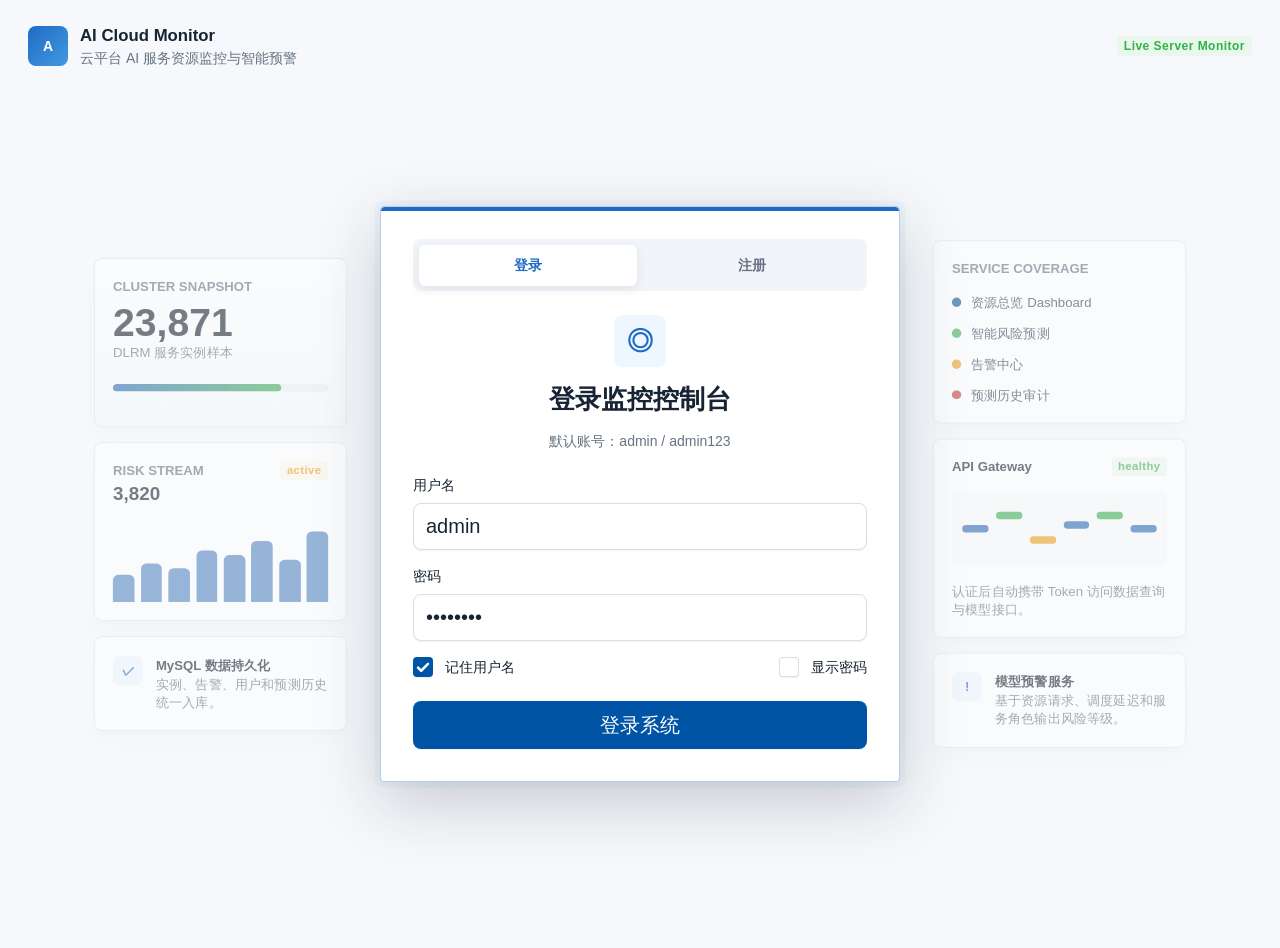
<file: frontend/index.html>
<!doctype html>
<html lang="zh-CN">
<head>
  <meta charset="utf-8">
  <meta name="viewport" content="width=device-width, initial-scale=1">
  <title>云端 AI 服务资源监控与智能预警系统</title>
  <link rel="stylesheet" href="vendor/tabler/tabler.min.css">
  <link rel="stylesheet" href="css/app.css">
  <script src="vendor/echarts/echarts.min.js"></script>
</head>
<body>
  <div class="page">
    <header class="navbar navbar-expand-md d-print-none">
      <div class="container-xl">
        <button class="navbar-toggler" type="button" data-bs-toggle="collapse" data-bs-target="#navbar-menu">
          <span class="navbar-toggler-icon"></span>
        </button>
        <h1 class="navbar-brand navbar-brand-autodark d-none-navbar-horizontal pe-0 pe-md-3">
          <span class="brand-mark">AI</span>
          <span class="brand-text">Cloud Monitor</span>
        </h1>
        <div class="navbar-nav flex-row order-md-last">
          <div class="nav-item d-flex align-items-center gap-3">
            <span id="nav-user" class="text-secondary small"></span>
            <button id="btn-logout" class="btn btn-outline-primary btn-sm">退出</button>
          </div>
        </div>
      </div>
    </header>
    <header class="navbar-expand-md">
      <div class="collapse navbar-collapse" id="navbar-menu">
        <div class="navbar">
          <div class="container-xl">
            <ul class="navbar-nav">
              <li class="nav-item"><a class="nav-link" href="#dashboard"><span class="nav-link-icon">⌂</span><span class="nav-link-title">Home</span></a></li>
              <li class="nav-item"><a class="nav-link" href="#alerts"><span class="nav-link-icon">☉</span><span class="nav-link-title">Alerts</span></a></li>
              <li class="nav-item"><a class="nav-link" href="#predict"><span class="nav-link-icon">✦</span><span class="nav-link-title">Prediction</span></a></li>
              <li class="nav-item"><a class="nav-link" href="#history"><span class="nav-link-icon">◷</span><span class="nav-link-title">History</span></a></li>
            </ul>
            <div class="ms-auto text-secondary small">Live Server Monitor</div>
          </div>
        </div>
      </div>
    </header>
    <div class="page-wrapper">
      <div class="page-header d-print-none">
        <div class="container-xl">
          <div class="row g-2 align-items-center">
            <div class="col">
              <div class="page-pretitle">Overview</div>
              <h2 id="page-title" class="page-title">Dashboard</h2>
            </div>
            <div class="col-auto ms-auto d-print-none">
              <div class="btn-list">
                <a href="#alerts" class="btn">查看告警</a>
                <a href="#predict" class="btn btn-primary">智能预警</a>
              </div>
            </div>
          </div>
        </div>
      </div>
      <main id="app" class="page-body"></main>
    </div>
  </div>
  <div id="toast-root" class="toast-root"></div>

  <script src="vendor/tabler/tabler.min.js"></script>
  <script src="js/api.js?v=20260605-risk-load"></script>
  <script src="js/app.js?v=20260605-risk-load"></script>
</body>
</html>
</file>
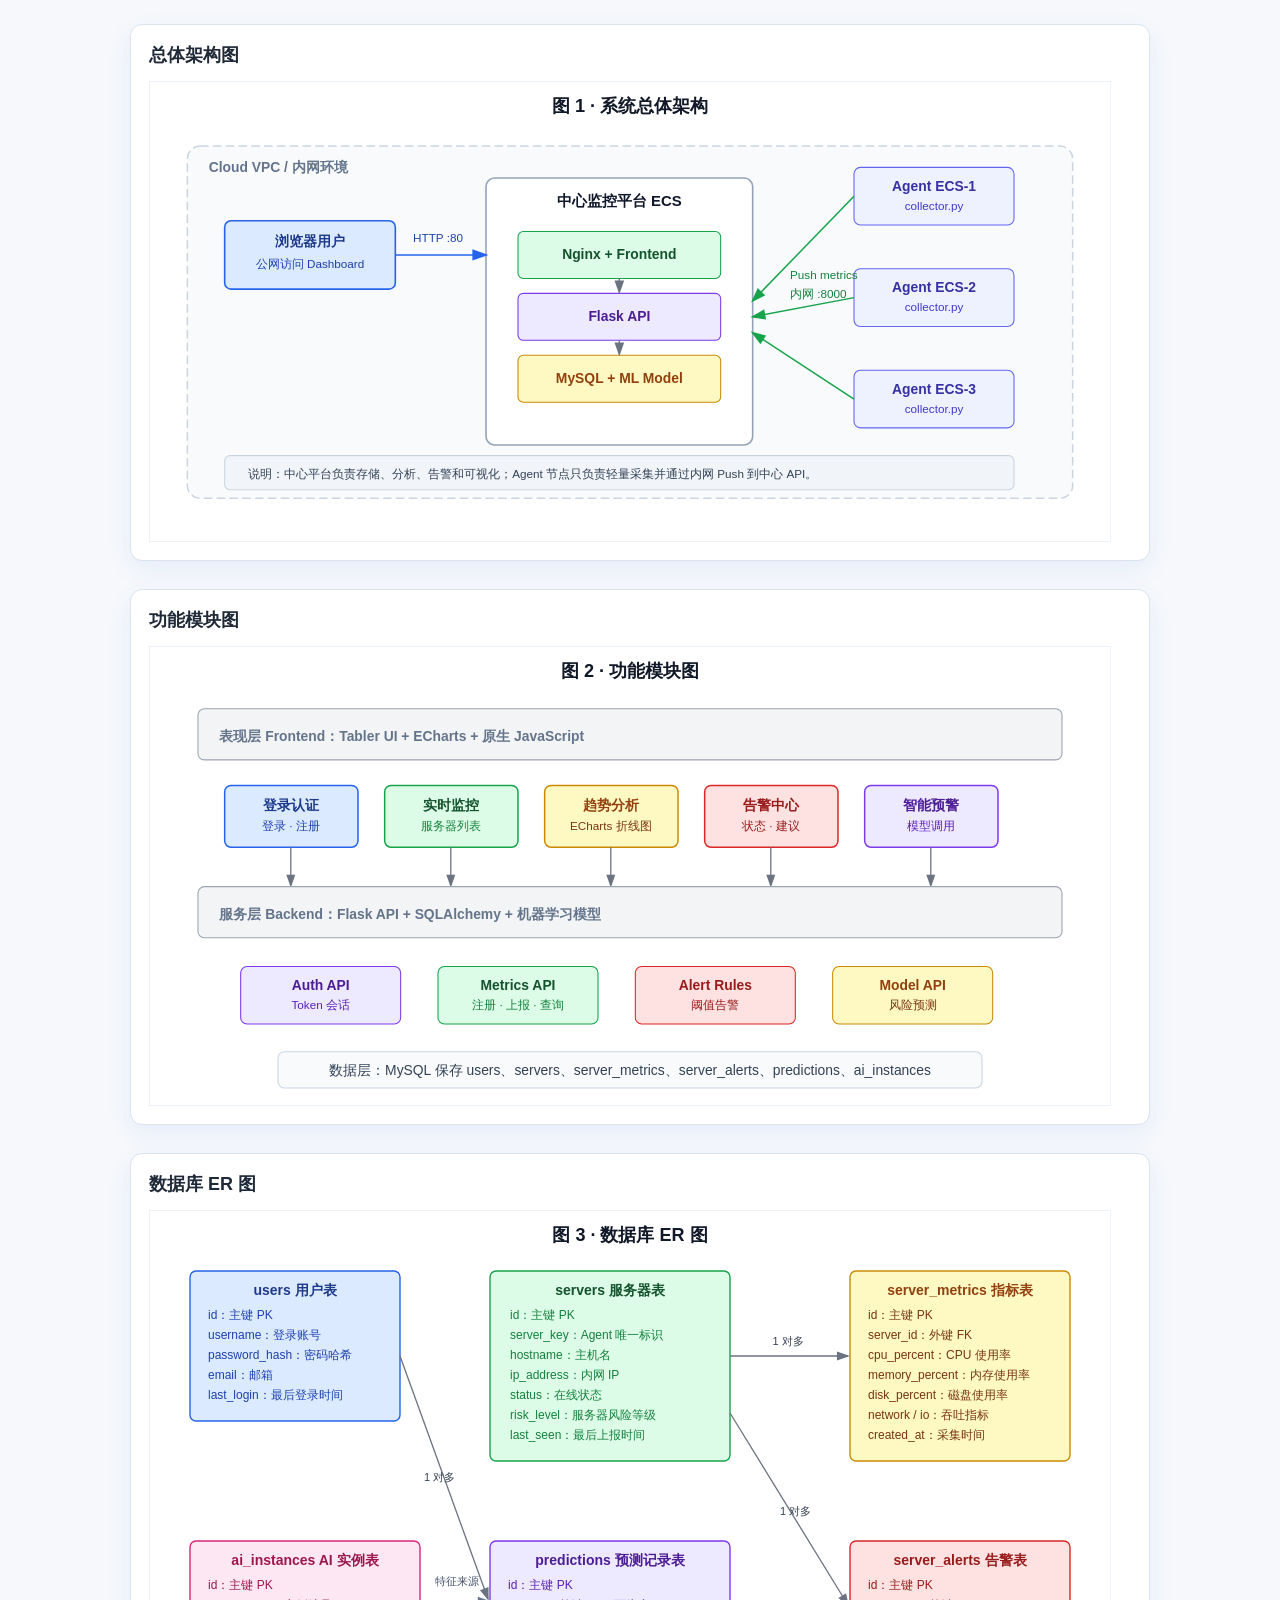
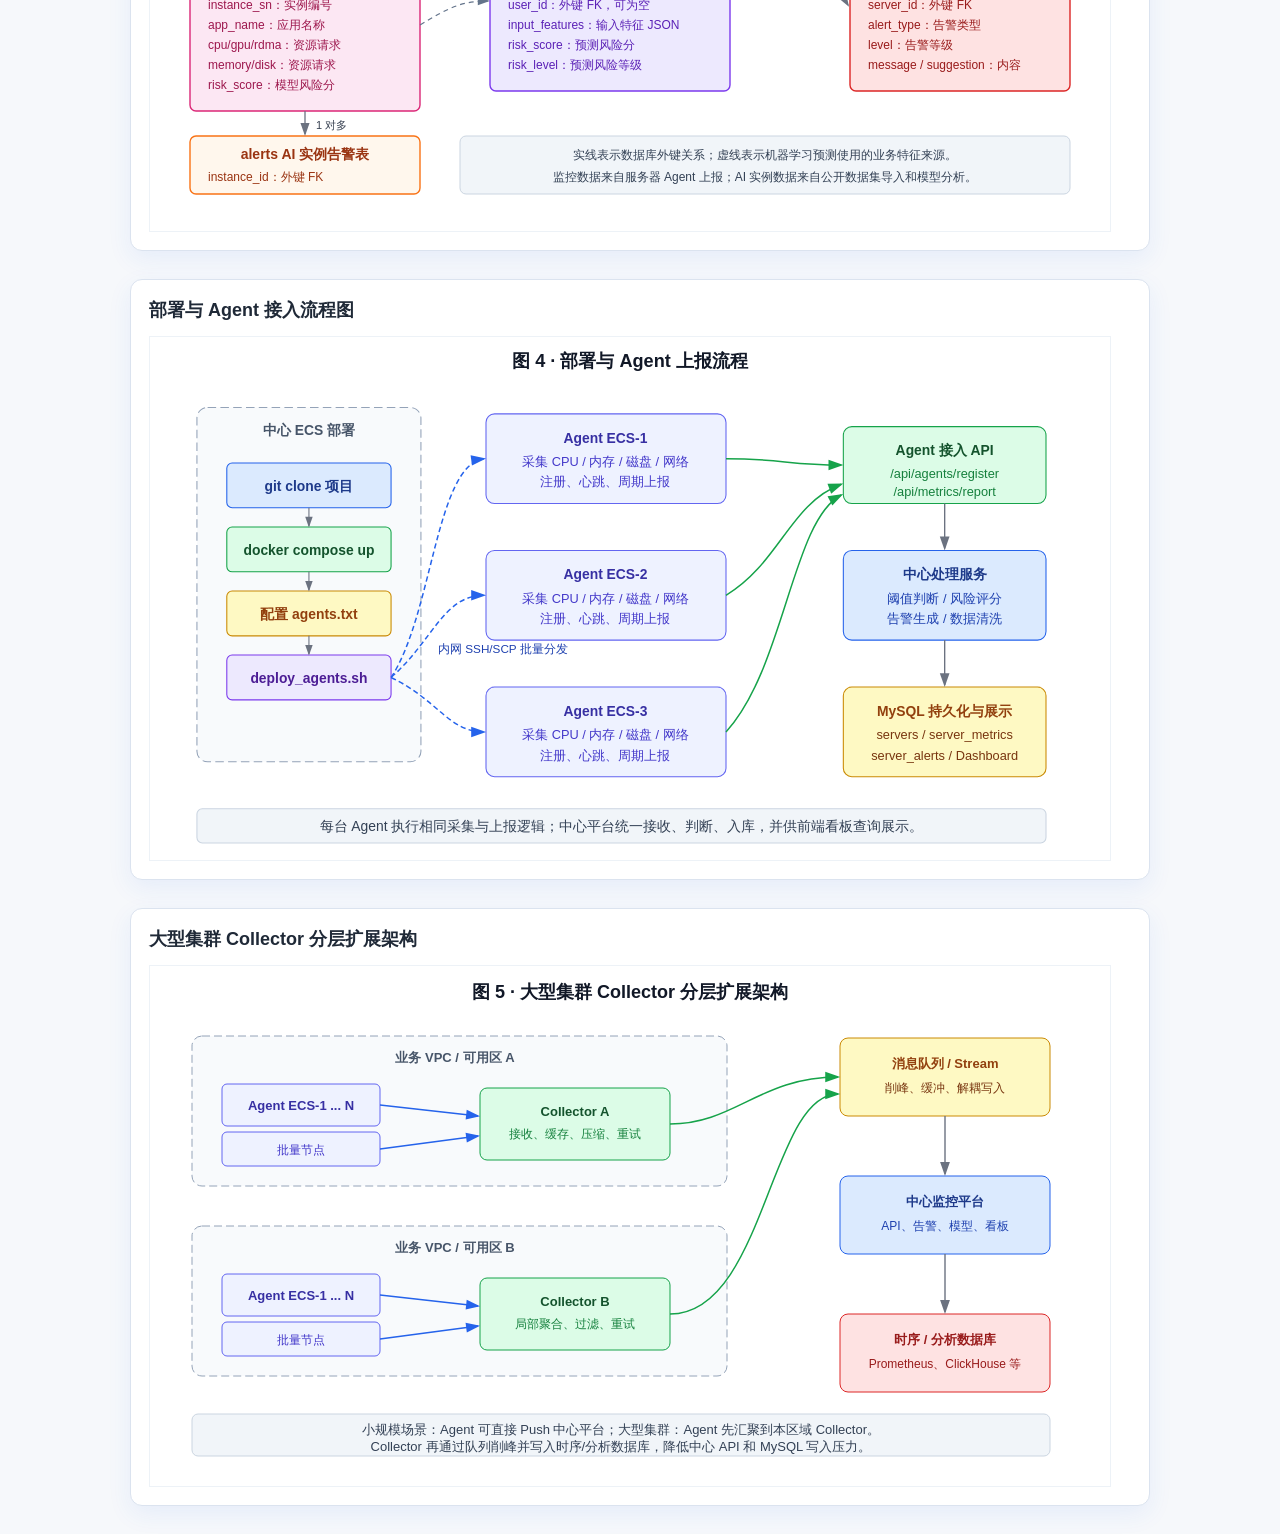
<file: report/svg_preview.html>
<!doctype html>
<html lang="zh-CN">
<head>
  <meta charset="utf-8">
  <title>实验报告 SVG 预览</title>
  <style>
    body {
      margin: 0;
      background: #f6f8fb;
      color: #1f2937;
      font-family: "Microsoft YaHei", "Segoe UI", sans-serif;
    }

    main {
      width: 1020px;
      margin: 24px auto;
    }

    section {
      margin-bottom: 28px;
      padding: 18px;
      background: #ffffff;
      border: 1px solid #dbe3ef;
      border-radius: 12px;
      box-shadow: 0 8px 24px rgba(37, 99, 235, 0.08);
    }

    h2 {
      margin: 0 0 14px;
      font-size: 18px;
      font-weight: 700;
    }

    img {
      display: block;
      width: 960px;
      height: auto;
      background: #ffffff;
      border: 1px solid #edf2f7;
    }
  </style>
</head>
<body>
  <main>
    <section>
      <h2>总体架构图</h2>
      <img src="./architecture.svg" alt="总体架构图">
    </section>
    <section>
      <h2>功能模块图</h2>
      <img src="./modules.svg" alt="功能模块图">
    </section>
    <section>
      <h2>数据库 ER 图</h2>
      <img src="./database-er.svg" alt="数据库 ER 图">
    </section>
    <section>
      <h2>部署与 Agent 接入流程图</h2>
      <img src="./deployment-agent.svg" alt="部署与 Agent 接入流程图">
    </section>
    <section>
      <h2>大型集群 Collector 分层扩展架构</h2>
      <img src="./collector-scale.svg" alt="大型集群 Collector 分层扩展架构">
    </section>
  </main>
</body>
</html>
</file>
<file: frontend/css/app.css>
:root {
  --monitor-primary: #206bc4;
  --monitor-danger: #d63939;
  --monitor-warning: #f59f00;
  --monitor-success: #2fb344;
}

.brand-mark {
  width: 2rem;
  height: 2rem;
  display: inline-flex;
  align-items: center;
  justify-content: center;
  border-radius: 0.5rem;
  margin-right: 0.75rem;
  background: linear-gradient(135deg, #206bc4, #4299e1);
  color: #fff;
  font-weight: 800;
}

.brand-text {
  font-size: 1rem;
  font-weight: 700;
}

.nav-link-icon {
  width: 1.4rem;
  text-align: center;
  font-weight: 700;
  color: #667085;
  margin-right: .25rem;
}

#navbar-menu .nav-link {
  border-radius: .5rem;
  margin: .35rem .1rem;
  transition: background-color .18s ease, color .18s ease;
}

#navbar-menu .nav-link:hover {
  background: #f1f5f9;
  color: #1f2937;
}

#navbar-menu .nav-link.active {
  position: relative;
  background: #eef2f7;
  color: #1f2937;
}

#navbar-menu .nav-link.active::after {
  content: "";
  position: absolute;
  left: .75rem;
  right: .75rem;
  bottom: -.35rem;
  height: 2px;
  border-radius: 999px;
  background: #206bc4;
}

.metric-card {
  min-height: 118px;
}

.metric-value {
  font-size: 2rem;
  font-weight: 800;
  letter-spacing: -0.04em;
}

.chart-box {
  height: 340px;
}

.chart-box-sm {
  height: 280px;
}

.chart-spark {
  height: 82px;
  margin: .25rem -1rem -1rem;
}

.chart-spark-sm {
  height: 62px;
  margin: .25rem -1rem -1rem;
}

.demo-welcome {
  min-height: 366px;
}

.welcome-illustration {
  width: 260px;
  max-width: 100%;
  height: 210px;
  display: grid;
  place-items: center;
  color: #206bc4;
}

.welcome-illustration svg {
  width: 100%;
  height: 100%;
}

.mini-progress {
  width: 125px;
  height: .35rem;
}

.social-icon {
  width: 3.25rem;
  height: 3.25rem;
  border-radius: .5rem;
  display: grid;
  place-items: center;
  font-size: 1.6rem;
  font-weight: 700;
  color: white;
}

.ops-workflow {
  border-left: 4px solid var(--monitor-primary);
}

.ops-row .btn {
  white-space: nowrap;
}

.ops-row td {
  vertical-align: middle;
}

.risk-normal { color: var(--monitor-success); }
.risk-warning { color: var(--monitor-warning); }
.risk-danger { color: var(--monitor-danger); }

.table-fixed {
  table-layout: fixed;
}

.form-range-value {
  width: 90px;
}

.login-wrap {
  min-height: 100vh;
  display: flex;
  align-items: center;
  justify-content: center;
  padding: 5.5rem 0 3rem;
}

body.auth-mode .page > header,
body.auth-mode .page-header {
  display: none !important;
}

.auth-shell {
  width: min(1260px, 100%);
}

.auth-topbar {
  position: fixed;
  top: 1.5rem;
  left: 1.75rem;
  right: 1.75rem;
  z-index: 10;
  display: flex;
  justify-content: space-between;
  align-items: center;
  padding: 0;
}

.auth-brand-mark {
  width: 2.5rem;
  height: 2.5rem;
  flex: 0 0 auto;
}

.auth-product {
  font-size: 1.05rem;
  font-weight: 800;
  color: #182433;
}

.auth-grid {
  display: grid;
  grid-template-columns: minmax(190px, .56fr) minmax(460px, 520px) minmax(190px, .56fr);
  gap: 1.55rem;
  align-items: center;
}

.auth-column {
  display: grid;
  gap: 1rem;
  opacity: .58;
  transform: scale(.94);
  filter: saturate(.82);
}

.auth-card {
  border: 1px solid rgba(98, 105, 118, .16);
  border-radius: .5rem;
  background: rgba(255, 255, 255, .72);
  box-shadow: 0 .5rem 1.5rem rgba(29, 39, 59, .045);
  padding: 1.2rem;
}

.auth-card-primary {
  min-height: 180px;
  background:
    linear-gradient(180deg, rgba(255, 255, 255, .96), rgba(244, 248, 253, .96)),
    repeating-linear-gradient(90deg, rgba(32, 107, 196, .08) 0, rgba(32, 107, 196, .08) 1px, transparent 1px, transparent 24px);
}

.auth-big {
  font-size: 2.6rem;
  line-height: 1;
  font-weight: 800;
  color: #182433;
}

.auth-meter {
  height: .5rem;
  overflow: hidden;
  border-radius: 999px;
  background: #e9edf3;
}

.auth-meter span {
  display: block;
  height: 100%;
  border-radius: inherit;
  background: linear-gradient(90deg, #206bc4, #2fb344);
}

.auth-mini-bars {
  height: 86px;
  display: grid;
  grid-template-columns: repeat(8, 1fr);
  align-items: end;
  gap: .42rem;
}

.auth-mini-bars span {
  display: block;
  border-radius: .35rem .35rem 0 0;
  background: #206bc4;
  opacity: .82;
}

.auth-note {
  display: flex;
  gap: .85rem;
  align-items: flex-start;
}

.auth-note-icon,
.auth-login-icon {
  display: inline-grid;
  place-items: center;
  border-radius: .5rem;
  background: #eef6ff;
  color: #206bc4;
  font-weight: 800;
}

.auth-note-icon {
  width: 2rem;
  height: 2rem;
  flex: 0 0 auto;
}

.auth-login-icon {
  width: 3.25rem;
  height: 3.25rem;
  margin-bottom: 1rem;
  font-size: 1.6rem;
}

.login-card {
  position: relative;
  width: 100%;
  max-width: 520px;
  align-self: center;
  z-index: 3;
  border: 1px solid rgba(32, 107, 196, .32);
  box-shadow:
    0 1.25rem 4rem rgba(29, 39, 59, .22),
    0 0 0 .35rem rgba(32, 107, 196, .045);
}

.login-card::before {
  content: "";
  position: absolute;
  inset: 0 0 auto;
  height: 4px;
  border-radius: .5rem .5rem 0 0;
  background: #206bc4;
}

.auth-mode-switch {
  display: grid;
  grid-template-columns: 1fr 1fr;
  gap: .35rem;
  padding: .35rem;
  border-radius: .5rem;
  background: #f1f5f9;
}

.auth-mode-switch a {
  display: block;
  padding: .65rem 1rem;
  border-radius: .4rem;
  color: #667085;
  text-align: center;
  font-weight: 700;
  text-decoration: none;
  transition: background-color .18s ease, color .18s ease, box-shadow .18s ease;
}

.auth-mode-switch a:hover {
  background: #e7edf5;
  color: #1f2937;
}

.auth-mode-switch a.active {
  background: #fff;
  color: #206bc4;
  box-shadow: 0 .25rem .75rem rgba(29, 39, 59, .08);
}

.auth-title {
  font-size: 1.65rem;
  font-weight: 800;
  letter-spacing: 0;
}

.auth-options {
  gap: 1rem;
}

.auth-service-list {
  display: grid;
  gap: .8rem;
}

.auth-service-list div {
  display: flex;
  align-items: center;
  gap: .65rem;
  color: #344054;
}

.auth-service-list span {
  width: .6rem;
  height: .6rem;
  border-radius: 999px;
  flex: 0 0 auto;
}

.auth-pulse-line {
  height: 80px;
  display: grid;
  grid-template-columns: repeat(6, 1fr);
  align-items: center;
  gap: .5rem;
  padding: .7rem;
  border-radius: .5rem;
  background: #f6f8fb;
}

.auth-pulse-line span {
  display: block;
  height: .45rem;
  border-radius: 999px;
  background: #206bc4;
}

.auth-pulse-line span:nth-child(2),
.auth-pulse-line span:nth-child(5) {
  background: #2fb344;
  transform: translateY(-14px);
}

.auth-pulse-line span:nth-child(3) {
  background: #f59f00;
  transform: translateY(12px);
}

.auth-pulse-line span:nth-child(4) {
  transform: translateY(-4px);
}

.hero-panel {
  background:
    radial-gradient(circle at top right, rgba(32, 107, 196, .16), transparent 36%),
    linear-gradient(135deg, #ffffff, #f6f8fb);
}

.toast-root {
  position: fixed;
  right: 1rem;
  top: 1rem;
  z-index: 2000;
  display: grid;
  gap: .5rem;
}

.app-toast {
  padding: .75rem 1rem;
  border-radius: .5rem;
  background: #fff;
  box-shadow: 0 .5rem 2rem rgba(0,0,0,.12);
  border-left: 4px solid var(--monitor-primary);
  min-width: 260px;
}

.app-toast.error { border-left-color: var(--monitor-danger); }
.app-toast.success { border-left-color: var(--monitor-success); }

@media (max-width: 992px) {
  .welcome-illustration { display: none; }
  .auth-grid {
    grid-template-columns: 1fr;
  }
  .login-card {
    order: -1;
  }
  .auth-column {
    grid-template-columns: repeat(2, minmax(0, 1fr));
    opacity: .72;
    transform: none;
  }
  .auth-note {
    grid-column: span 2;
  }
}

@media (max-width: 576px) {
  .auth-topbar {
    position: static;
    align-items: flex-start;
    gap: .75rem;
    flex-direction: column;
    margin-bottom: 1rem;
  }
  .auth-shell {
    width: 100%;
  }
  .auth-column {
    display: none;
  }
  .auth-note {
    grid-column: auto;
  }
  .login-wrap {
    align-items: flex-start;
    padding: 1rem 0;
  }
  .auth-options {
    align-items: flex-start !important;
    flex-direction: column;
  }
}
</file>
